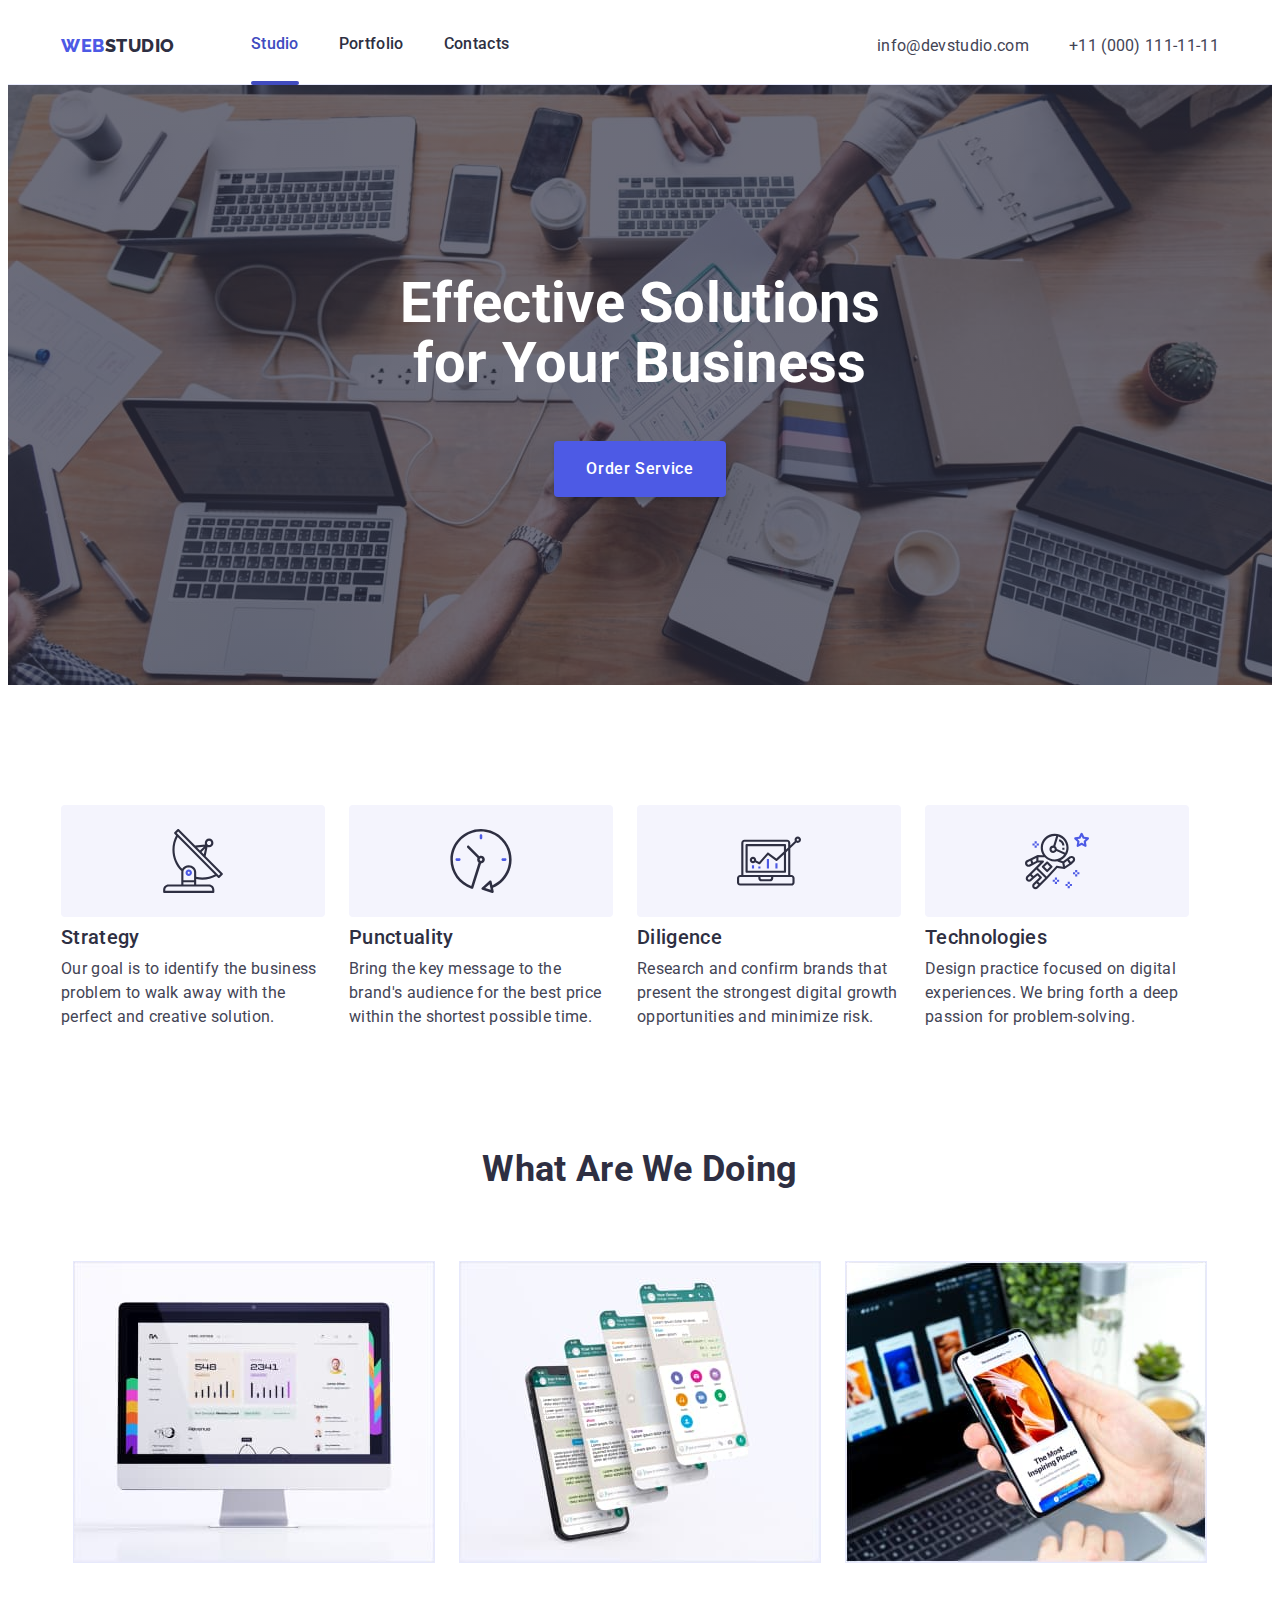
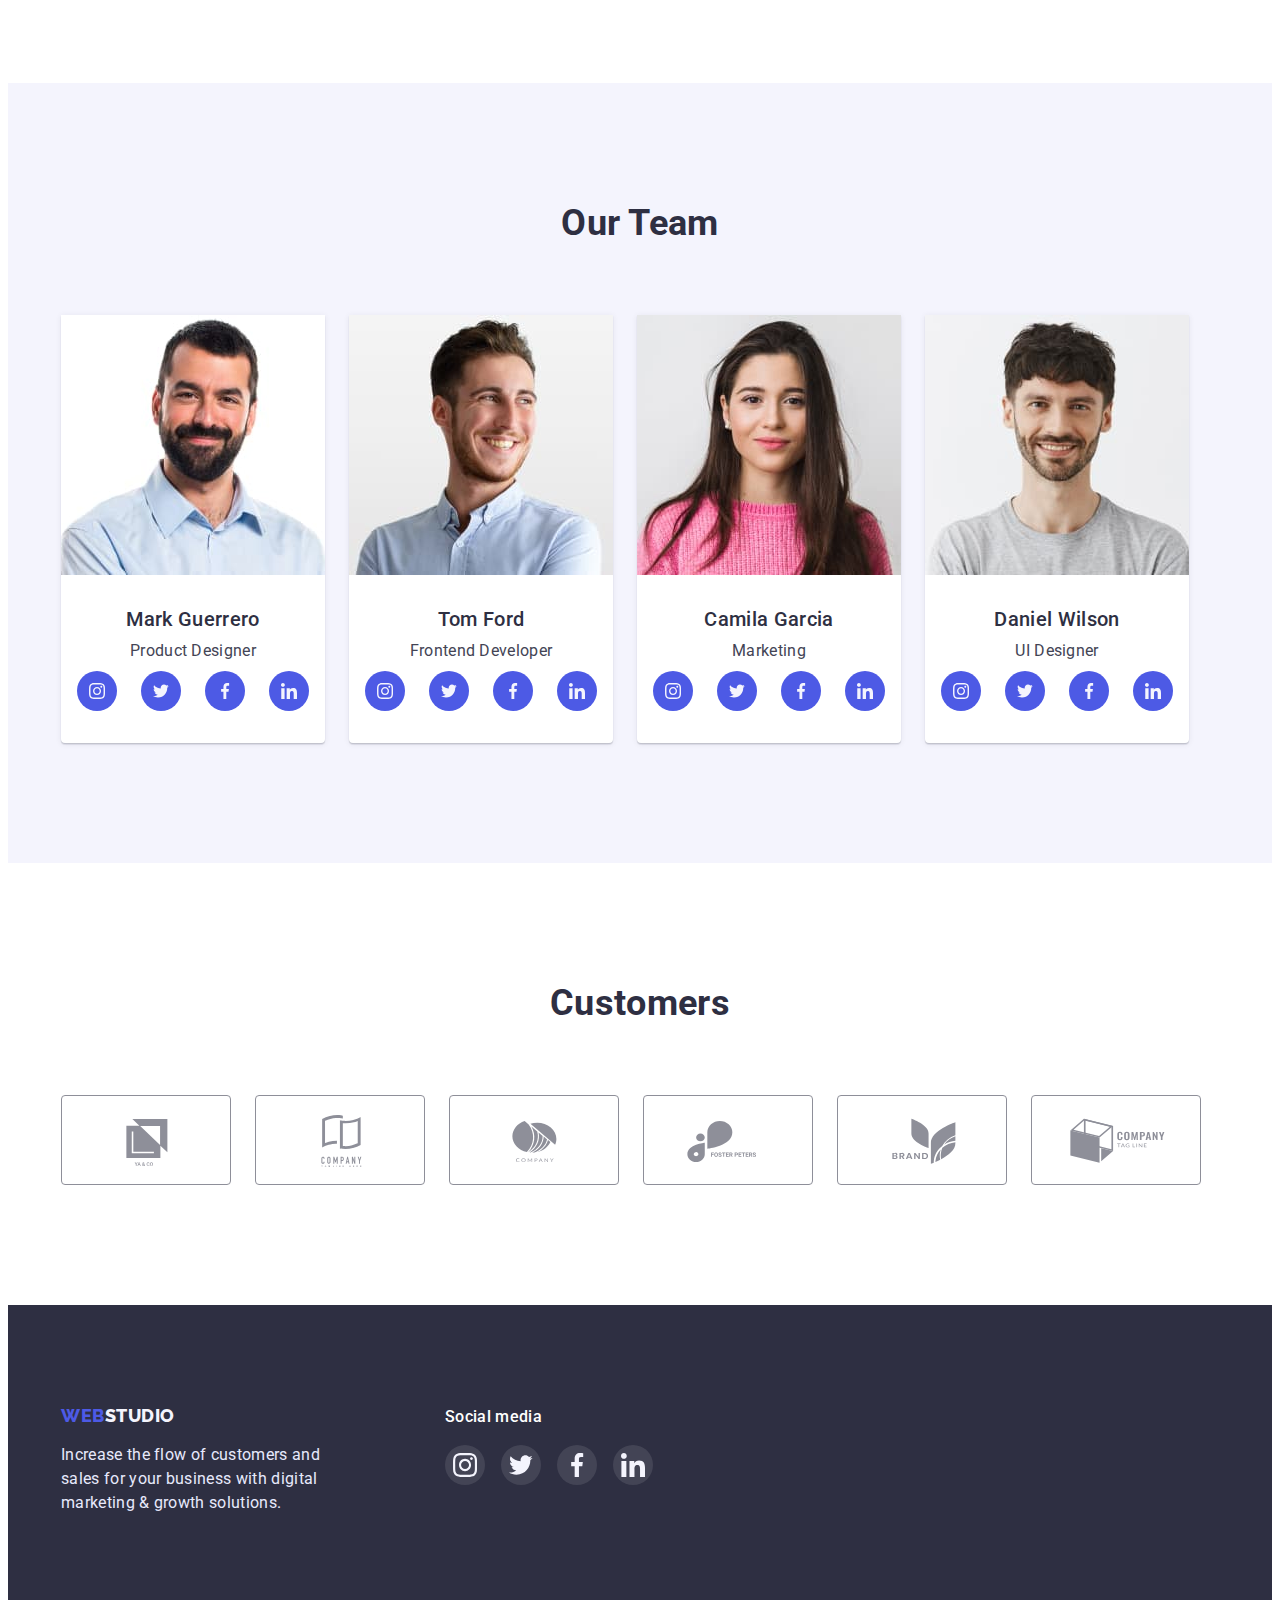
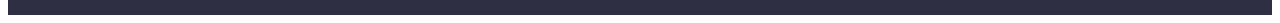
<file: index.html>
<!DOCTYPE html>
<html lang="en">
  <head>
    <meta charset="UTF-8" />
    <meta http-equiv="X-UA-Compatible" content="IE=edge" />
    <meta name="viewport" content="width=device-width, initial-scale=1.0" />
    <title>Web Studio</title>
    <link rel="preconnect" href="https://fonts.googleapis.com" />
    <link rel="preconnect" href="https://fonts.gstatic.com" crossorigin />
    <link
      href="https://fonts.googleapis.com/css2?family=Raleway:wght@800&family=Roboto:wght@400;500;700;900&display=swap"
      rel="stylesheet"
    />
    <link
      rel="stylesheet"
      href="https://cdnjs.cloudflare.com/ajax/libs/modern-normalize/1.1.0/modern-normalize.min.css"
      integrity="sha512-wpPYUAdjBVSE4KJnH1VR1HeZfpl1ub8YT/NKx4PuQ5NmX2tKuGu6U/JRp5y+Y8XG2tV+wKQpNHVUX03MfMFn9Q=="
      crossorigin="anonymous"
      referrerpolicy="no-referrer"
    />
    <link rel="stylesheet" href="./css/styles.css" />
  </head>
  <body>
    <header class="header">
      <div class="container header-container">
        <nav class="header-navigation">
          <a class="header-logo logo" href="./index.html">
            <span class="logo-color">Web</span>Studio
          </a>
          <ul class="header-list">
            <li class="header-item">
              <a class="header-link current-link link" href="./index.html"
                >Studio</a
              >
            </li>
            <li class="header-item">
              <a class="header-link link" href="./portfolio.html">Portfolio</a>
            </li>
            <li class="header-item">
              <a class="header-link link" href="">Contacts</a>
            </li>
          </ul>
        </nav>
        <address class="header-contacts">
          <ul class="contacts-list">
            <li class="contacts-item">
              <a class="header-mail link" href="mailto:info@devstudio.com"
                >info@devstudio.com
              </a>
            </li>
            <li class="contacts-item">
              <a class="header-phone link" href="tel:+11(000)111-11-11"
                >+11 (000) 111-11-11
              </a>
            </li>
          </ul>
        </address>
      </div>
    </header>
    <main>
      <!-- HERO -->
      <section class="hero">
        <div class="container">
          <h1 class="hero-title">Effective Solutions for Your Business</h1>
          <button class="hero-btn btn" type="button" data-modal-open>
            Order Service
          </button>
        </div>
      </section>
      <!-- / HERO -->

      <!-- ABOUT -->
      <section class="section">
        <h2 class="visually-hidden">About</h2>
        <div class="container">
          <ul class="about-list">
            <li class="about-item">
              <div class="icon-wrap">
                <svg class="about-icon" width="64" height="64">
                  <use href="./images/icons.svg#icon-antenna"></use>
                </svg>
              </div>
              <h3 class="about-subtitle subtitle">Strategy</h3>
              <p class="about-text">
                Our goal is to identify the business problem to walk away with
                the perfect and creative solution.
              </p>
            </li>
            <li class="about-item">
              <div class="icon-wrap">
                <svg class="about-icon" width="64" height="64">
                  <use href="./images/icons.svg#icon-clock"></use>
                </svg>
              </div>
              <h3 class="about-subtitle subtitle">Punctuality</h3>
              <p class="about-text">
                Bring the key message to the brand's audience for the best price
                within the shortest possible time.
              </p>
            </li>
            <li class="about-item">
              <div class="icon-wrap">
                <svg class="about-icon" width="64" height="64">
                  <use href="./images/icons.svg#icon-diagram"></use>
                </svg>
              </div>
              <h3 class="about-subtitle subtitle">Diligence</h3>
              <p class="about-text">
                Research and confirm brands that present the strongest digital
                growth opportunities and minimize risk.
              </p>
            </li>
            <li class="about-item">
              <div class="icon-wrap">
                <svg class="about-icon" width="64" height="64">
                  <use href="./images/icons.svg#icon-astronaut"></use>
                </svg>
              </div>
              <h3 class="about-subtitle subtitle">Technologies</h3>
              <p class="about-text">
                Design practice focused on digital experiences. We bring forth a
                deep passion for problem-solving.
              </p>
            </li>
          </ul>
        </div>
      </section>
      <!-- / ABOUT -->

      <!-- WORK -->
      <section class="work section">
        <div class="container">
          <h2 class="title">What are we doing</h2>
          <ul class="work-list">
            <li class="work-item">
              <img
                src="./images/img-1.jpeg"
                alt="PC with open website"
                width="360"
                height="300"
              />
            </li>
            <li class="work-item">
              <img
                src="./images/img-2.jpeg"
                alt="mobile phone with 4 chat screens in the messenger"
                width="360"
                height="300"
              />
            </li>
            <li class="work-item">
              <img
                src="./images/img-3.jpeg"
                alt="laptop with 3 designs of mobile website and hand with mobile phone on which one of site designs is open"
                width="360"
                height="300"
              />
            </li>
          </ul>
        </div>
      </section>
      <!-- / WORK -->

      <!-- TEAM -->
      <section class="team section">
        <div class="container">
          <h2 class="title">Our Team</h2>
          <ul class="team-list">
            <li class="team-item">
              <img
                src="./images/img-team-1.jpeg"
                alt="male portrait team member"
                width="264"
                height="260"
              />
              <div class="team-wrap">
                <h3 class="subtitle">Mark Guerrero</h3>
                <p class="team-text">Product Designer</p>
                <ul class="social-list">
                  <li class="social-item">
                    <a
                      class="social-link"
                      href="#"
                      target="_blank"
                      rel="noreferrer noopener nofollow"
                      aria-label="instagram"
                    >
                      <svg class="social-icon" width="16" height="16">
                        <use href="./images/icons.svg#icon-instagram"></use>
                      </svg>
                    </a>
                  </li>
                  <li class="social-item">
                    <a
                      class="social-link"
                      href="#"
                      target="_blank"
                      rel="noreferrer noopener nofollow"
                      aria-label="twitter"
                    >
                      <svg class="social-icon" width="16" height="16">
                        <use href="./images/icons.svg#icon-twitter"></use>
                      </svg>
                    </a>
                  </li>
                  <li class="social-item">
                    <a
                      class="social-link"
                      href="#"
                      target="_blank"
                      rel="noreferrer noopener nofollow"
                      aria-label="facebook"
                    >
                      <svg class="social-icon" width="16" height="16">
                        <use href="./images/icons.svg#icon-facebook"></use>
                      </svg>
                    </a>
                  </li>
                  <li class="social-item">
                    <a
                      class="social-link"
                      href="#"
                      target="_blank"
                      rel="noreferrer noopener nofollow"
                      aria-label="linkedin"
                    >
                      <svg class="social-icon" width="16" height="16">
                        <use href="./images/icons.svg#icon-linkedin"></use>
                      </svg>
                    </a>
                  </li>
                </ul>
              </div>
            </li>
            <li class="team-item">
              <img
                src="./images/img-team-2.jpeg"
                alt="male portrait team member"
                width="264"
                height="260"
              />
              <div class="team-wrap">
                <h3 class="subtitle">Tom Ford</h3>
                <p class="team-text">Frontend Developer</p>
                <ul class="social-list">
                  <li class="social-item">
                    <a
                      class="social-link"
                      href="#"
                      target="_blank"
                      rel="noreferrer noopener nofollow"
                      aria-label="instagram"
                    >
                      <svg class="social-icon" width="16" height="16">
                        <use href="./images/icons.svg#icon-instagram"></use>
                      </svg>
                    </a>
                  </li>
                  <li class="social-item">
                    <a
                      class="social-link"
                      href="#"
                      target="_blank"
                      rel="noreferrer noopener nofollow"
                      aria-label="twitter"
                    >
                      <svg class="social-icon" width="16" height="16">
                        <use href="./images/icons.svg#icon-twitter"></use>
                      </svg>
                    </a>
                  </li>
                  <li class="social-item">
                    <a
                      class="social-link"
                      href="#"
                      target="_blank"
                      rel="noreferrer noopener nofollow"
                      aria-label="facebook"
                    >
                      <svg class="social-icon" width="16" height="16">
                        <use href="./images/icons.svg#icon-facebook"></use>
                      </svg>
                    </a>
                  </li>
                  <li class="social-item">
                    <a
                      class="social-link"
                      href="#"
                      target="_blank"
                      rel="noreferrer noopener nofollow"
                      aria-label="linkedin"
                    >
                      <svg class="social-icon" width="16" height="16">
                        <use href="./images/icons.svg#icon-linkedin"></use>
                      </svg>
                    </a>
                  </li>
                </ul>
              </div>
            </li>
            <li class="team-item">
              <img
                src="./images/img-team-3.jpeg"
                alt="female portrait team member"
                width="264"
                height="260"
              />
              <div class="team-wrap">
                <h3 class="subtitle">Camila Garcia</h3>
                <p class="team-text">Marketing</p>
                <ul class="social-list">
                  <li class="social-item">
                    <a
                      class="social-link"
                      href="#"
                      target="_blank"
                      rel="noreferrer noopener nofollow"
                      aria-label="instagram"
                    >
                      <svg class="social-icon" width="16" height="16">
                        <use href="./images/icons.svg#icon-instagram"></use>
                      </svg>
                    </a>
                  </li>
                  <li class="social-item">
                    <a
                      class="social-link"
                      href="#"
                      target="_blank"
                      rel="noreferrer noopener nofollow"
                      aria-label="twitter"
                    >
                      <svg class="social-icon" width="16" height="16">
                        <use href="./images/icons.svg#icon-twitter"></use>
                      </svg>
                    </a>
                  </li>
                  <li class="social-item">
                    <a
                      class="social-link"
                      href="#"
                      target="_blank"
                      rel="noreferrer noopener nofollow"
                      aria-label="facebook"
                    >
                      <svg class="social-icon" width="16" height="16">
                        <use href="./images/icons.svg#icon-facebook"></use>
                      </svg>
                    </a>
                  </li>
                  <li class="social-item">
                    <a
                      class="social-link"
                      href="#"
                      target="_blank"
                      rel="noreferrer noopener nofollow"
                      aria-label="linkedin"
                    >
                      <svg class="social-icon" width="16" height="16">
                        <use href="./images/icons.svg#icon-linkedin"></use>
                      </svg>
                    </a>
                  </li>
                </ul>
              </div>
            </li>
            <li class="team-item">
              <img
                src="./images/img-team-4.jpeg"
                alt="male portrait team member"
                width="264"
                height="260"
              />
              <div class="team-wrap">
                <h3 class="subtitle">Daniel Wilson</h3>
                <p class="team-text">UI Designer</p>
                <ul class="social-list">
                  <li class="social-item">
                    <a
                      class="social-link"
                      href="#"
                      target="_blank"
                      rel="noreferrer noopener nofollow"
                      aria-label="instagram"
                    >
                      <svg class="social-icon" width="16" height="16">
                        <use href="./images/icons.svg#icon-instagram"></use>
                      </svg>
                    </a>
                  </li>
                  <li class="social-item">
                    <a
                      class="social-link"
                      href="#"
                      target="_blank"
                      rel="noreferrer noopener nofollow"
                      aria-label="twitter"
                    >
                      <svg class="social-icon" width="16" height="16">
                        <use href="./images/icons.svg#icon-twitter"></use>
                      </svg>
                    </a>
                  </li>
                  <li class="social-item">
                    <a
                      class="social-link"
                      href="#"
                      target="_blank"
                      rel="noreferrer noopener nofollow"
                      aria-label="facebook"
                    >
                      <svg class="social-icon" width="16" height="16">
                        <use href="./images/icons.svg#icon-facebook"></use>
                      </svg>
                    </a>
                  </li>
                  <li class="social-item">
                    <a
                      class="social-link"
                      href="#"
                      target="_blank"
                      rel="noreferrer noopener nofollow"
                      aria-label="linkedin"
                    >
                      <svg class="social-icon" width="16" height="16">
                        <use href="./images/icons.svg#icon-linkedin"></use>
                      </svg>
                    </a>
                  </li>
                </ul>
              </div>
            </li>
          </ul>
        </div>
      </section>
      <!-- / TEAM -->

      <!-- CUSTOMERS -->
      <section class="section">
        <div class="container">
          <h2 class="title">Customers</h2>
          <ul class="customers-list">
            <li class="customers-item">
              <a class="customers-link" href="#">
                <svg class="customers-icon" width="104" height="56">
                  <use href="./images/icons.svg#icon-company-1"></use>
                </svg>
              </a>
            </li>
            <li class="customers-item">
              <a class="customers-link" href="#">
                <svg class="customers-icon" width="104" height="56">
                  <use href="./images/icons.svg#icon-company-2"></use>
                </svg>
              </a>
            </li>
            <li class="customers-item">
              <a class="customers-link" href="#">
                <svg class="customers-icon" width="104" height="56">
                  <use href="./images/icons.svg#icon-company-3"></use>
                </svg>
              </a>
            </li>
            <li class="customers-item">
              <a class="customers-link" href="#">
                <svg class="customers-icon" width="104" height="56">
                  <use href="./images/icons.svg#icon-company-4"></use>
                </svg>
              </a>
            </li>
            <li class="customers-item">
              <a class="customers-link" href="#">
                <svg class="customers-icon" width="104" height="56">
                  <use href="./images/icons.svg#icon-company-5"></use>
                </svg>
              </a>
            </li>
            <li class="customers-item">
              <a class="customers-link" href="#">
                <svg class="customers-icon" width="104" height="56">
                  <use href="./images/icons.svg#icon-company-6"></use>
                </svg>
              </a>
            </li>
          </ul>
        </div>
      </section>
      <!-- / CUSTOMERS -->
    </main>
    <footer class="footer">
      <div class="footer-wrap container">
        <div class="footer-logo-wrap">
          <a class="footer-logo logo" href="./index.html"
            ><span class="logo-color">Web</span>Studio</a
          >
          <p class="footer-text">
            Increase the flow of customers and sales for your business with
            digital marketing & growth solutions.
          </p>
        </div>
        <div class="footer-socials-wrap">
          <p class="footer-socials-title">Social media</p>
          <ul class="social-list">
            <li class="social-item">
              <a
                class="social-link"
                href="#"
                target="_blank"
                rel="noreferrer noopener nofollow"
                aria-label="instagram"
              >
                <svg class="social-icon" width="16" height="16">
                  <use href="./images/icons.svg#icon-instagram"></use>
                </svg>
              </a>
            </li>
            <li class="social-item">
              <a
                class="social-link"
                href="#"
                target="_blank"
                rel="noreferrer noopener nofollow"
                aria-label="twitter"
              >
                <svg class="social-icon" width="16" height="16">
                  <use href="./images/icons.svg#icon-twitter"></use>
                </svg>
              </a>
            </li>
            <li class="social-item">
              <a
                class="social-link"
                href="#"
                target="_blank"
                rel="noreferrer noopener nofollow"
                aria-label="facebook"
              >
                <svg class="social-icon" width="16" height="16">
                  <use href="./images/icons.svg#icon-facebook"></use>
                </svg>
              </a>
            </li>
            <li class="social-item">
              <a
                class="social-link"
                href="#"
                target="_blank"
                rel="noreferrer noopener nofollow"
                aria-label="linkedin"
              >
                <svg class="social-icon" width="16" height="16">
                  <use href="./images/icons.svg#icon-linkedin"></use>
                </svg>
              </a>
            </li>
          </ul>
        </div>
      </div>
    </footer>
    <div class="backdrop is-hidden" data-modal>
      <div class="modal">
        <button type="button" class="modal-close" data-modal-close>
          <svg class="icon-close-modal" width="8" height="8">
            <use href="./images/icons.svg#icon-close-modal"></use>
          </svg>
        </button>
      </div>
    </div>
    <script src="./js/modal.js"></script>
  </body>
</html>
</file>
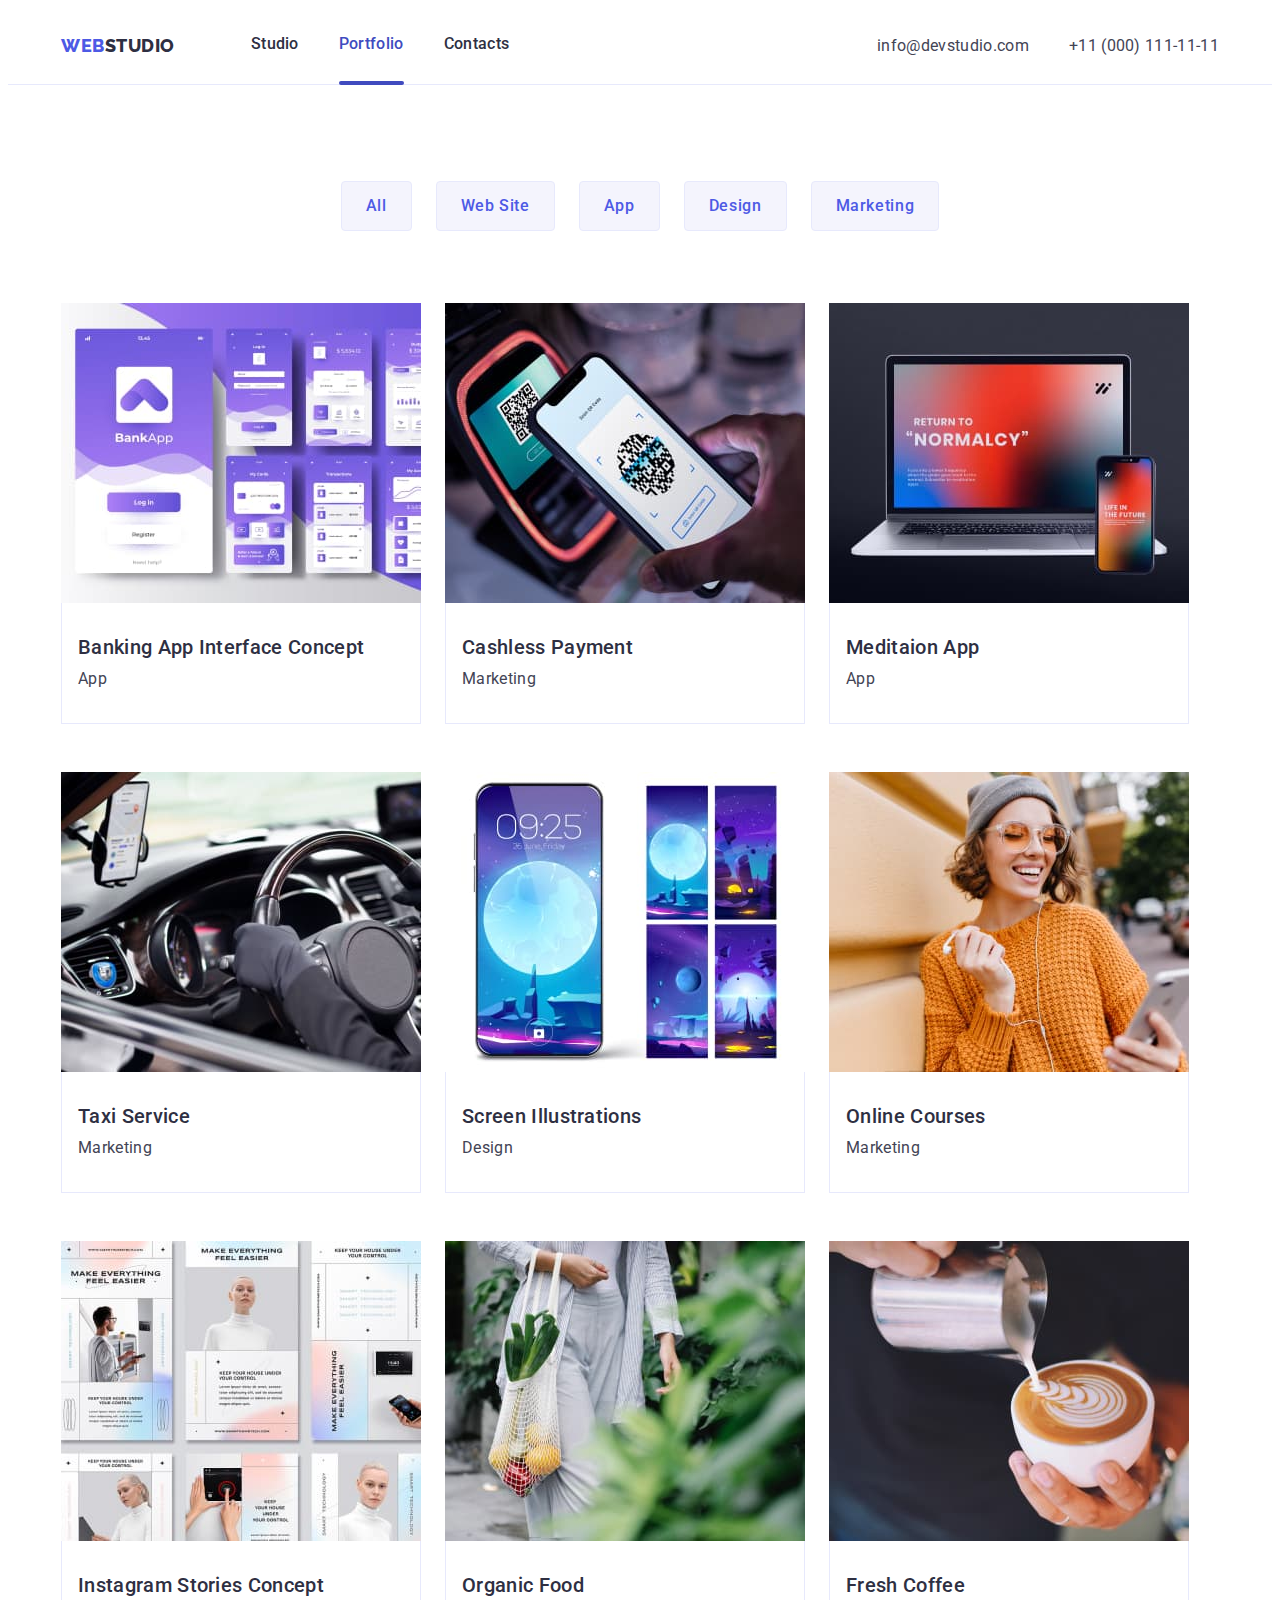
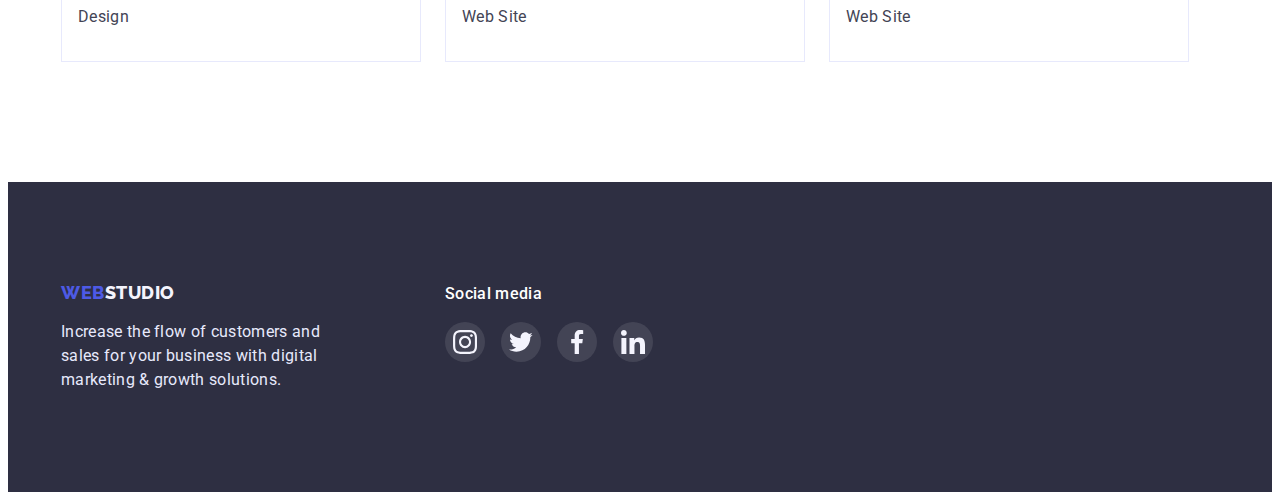
<file: portfolio.html>
<!DOCTYPE html>
<html lang="en">
  <head>
    <meta charset="UTF-8" />
    <meta http-equiv="X-UA-Compatible" content="IE=edge" />
    <meta name="viewport" content="width=device-width, initial-scale=1.0" />
    <title>Web Studio</title>
    <link rel="preconnect" href="https://fonts.googleapis.com" />
    <link rel="preconnect" href="https://fonts.gstatic.com" crossorigin />
    <link
      href="https://fonts.googleapis.com/css2?family=Raleway:wght@800&family=Roboto:wght@400;500;700;900&display=swap"
      rel="stylesheet"
    />
    <link
      rel="stylesheet"
      href="https://cdnjs.cloudflare.com/ajax/libs/modern-normalize/1.1.0/modern-normalize.min.css"
      integrity="sha512-wpPYUAdjBVSE4KJnH1VR1HeZfpl1ub8YT/NKx4PuQ5NmX2tKuGu6U/JRp5y+Y8XG2tV+wKQpNHVUX03MfMFn9Q=="
      crossorigin="anonymous"
      referrerpolicy="no-referrer"
    />
    <link rel="stylesheet" href="./css/styles.css" />
  </head>
  <body>
    <header class="header">
      <div class="container header-container">
        <nav class="header-navigation">
          <a class="header-logo logo" href="./index.html">
            <span class="logo-color">Web</span>Studio
          </a>
          <ul class="header-list">
            <li class="header-item">
              <a class="header-link link" href="./index.html">Studio</a>
            </li>
            <li class="header-item">
              <a class="header-link current-link link" href="./portfolio.html"
                >Portfolio</a
              >
            </li>
            <li class="header-item">
              <a class="header-link link" href="">Contacts</a>
            </li>
          </ul>
        </nav>
        <address class="header-contacts">
          <ul class="contacts-list">
            <li class="contacts-item">
              <a class="header-mail link" href="mailto:info@devstudio.com"
                >info@devstudio.com
              </a>
            </li>
            <li class="contacts-item">
              <a class="header-phone link" href="tel:+11(000)111-11-11"
                >+11 (000) 111-11-11
              </a>
            </li>
          </ul>
        </address>
      </div>
    </header>
    <main>
      <!-- PORTFOLIO -->
      <section class="portfolio section">
        <h1 class="visually-hidden">Portfolio</h1>
        <div class="container">
          <ul class="portfolio-list-buttons">
            <li class="button-item">
              <button class="portfolio-btn btn" type="button">All</button>
            </li>
            <li class="button-item">
              <button class="portfolio-btn btn" type="button">Web Site</button>
            </li>
            <li class="button-item">
              <button class="portfolio-btn btn" type="button">App</button>
            </li>
            <li class="button-item">
              <button class="portfolio-btn btn" type="button">Design</button>
            </li>
            <li class="button-item">
              <button class="portfolio-btn btn" type="button">Marketing</button>
            </li>
          </ul>

          <ul class="portfolio-list-cards">
            <li class="card-item">
              <div class="card-img-wrap">
                <img
                  src="./images/portfolio/portfolio-img-banking.jpeg"
                  alt="Mobile banking app interface"
                  width="360"
                  height="300"
                />
                <p class="card-top-text">
                  14 Stylish and User-Friendly App Design Concepts · Task
                  Manager App · Calorie Tracker App · Exotic Fruit Ecommerce App
                  · Cloud Storage App
                </p>
              </div>
              <div class="card-wrap">
                <h2 class="subtitle">Banking App Interface Concept</h2>
                <p class="card-text">App</p>
              </div>
            </li>
            <li class="card-item">
              <div class="card-img-wrap">
                <img
                  src="./images/portfolio/portfolio-img-casless.jpeg"
                  alt="QR code mobile payment"
                  width="360"
                  height="300"
                />
                <p class="card-top-text">
                  14 Stylish and User-Friendly App Design Concepts · Task
                  Manager App · Calorie Tracker App · Exotic Fruit Ecommerce App
                  · Cloud Storage App
                </p>
              </div>
              <div class="card-wrap">
                <h2 class="subtitle">Cashless Payment</h2>
                <p class="card-text">Marketing</p>
              </div>
            </li>
            <li class="card-item">
              <div class="card-img-wrap">
                <img
                  src="./images/portfolio/portfolio-img-meditaion.jpeg"
                  alt="laptop and mobile phone with app"
                  width="360"
                  height="300"
                />
                <p class="card-top-text">
                  14 Stylish and User-Friendly App Design Concepts · Task
                  Manager App · Calorie Tracker App · Exotic Fruit Ecommerce App
                  · Cloud Storage App
                </p>
              </div>
              <div class="card-wrap">
                <h2 class="subtitle">Meditaion App</h2>
                <p class="card-text">App</p>
              </div>
            </li>
            <li class="card-item">
              <div class="card-img-wrap">
                <img
                  src="./images/portfolio/portfolio-img-taxi.jpeg"
                  alt="Taxi service"
                  width="360"
                  height="300"
                />
                <p class="card-top-text">
                  14 Stylish and User-Friendly App Design Concepts · Task
                  Manager App · Calorie Tracker App · Exotic Fruit Ecommerce App
                  · Cloud Storage App
                </p>
              </div>
              <div class="card-wrap">
                <h2 class="subtitle">Taxi Service</h2>
                <p class="card-text">Marketing</p>
              </div>
            </li>
            <li class="card-item">
              <div class="card-img-wrap">
                <img
                  src="./images/portfolio/portfolio-img-illustrations.jpeg"
                  alt="Moon cell phone screen illustration"
                  width="360"
                  height="300"
                />
                <p class="card-top-text">
                  14 Stylish and User-Friendly App Design Concepts · Task
                  Manager App · Calorie Tracker App · Exotic Fruit Ecommerce App
                  · Cloud Storage App
                </p>
              </div>
              <div class="card-wrap">
                <h2 class="subtitle">Screen Illustrations</h2>
                <p class="card-text">Design</p>
              </div>
            </li>
            <li class="card-item">
              <div class="card-img-wrap">
                <img
                  src="./images/portfolio/portfolio-img-courses.jpeg"
                  alt="Girl in headphones with phone"
                  width="360"
                  height="300"
                />
                <p class="card-top-text">
                  14 Stylish and User-Friendly App Design Concepts · Task
                  Manager App · Calorie Tracker App · Exotic Fruit Ecommerce App
                  · Cloud Storage App
                </p>
              </div>
              <div class="card-wrap">
                <h2 class="subtitle">Online Courses</h2>
                <p class="card-text">Marketing</p>
              </div>
            </li>
            <li class="card-item">
              <div class="card-img-wrap">
                <img
                  src="./images/portfolio/portfolio-img-instagram.jpeg"
                  alt="Instagram stories concept"
                  width="360"
                  height="300"
                />
                <p class="card-top-text">
                  14 Stylish and User-Friendly App Design Concepts · Task
                  Manager App · Calorie Tracker App · Exotic Fruit Ecommerce App
                  · Cloud Storage App
                </p>
              </div>
              <div class="card-wrap">
                <h2 class="subtitle">Instagram Stories Concept</h2>
                <p class="card-text">Design</p>
              </div>
            </li>
            <li class="card-item">
              <div class="card-img-wrap">
                <img
                  src="./images/portfolio/portfolio-img-food.jpeg"
                  alt="Girl with a mesh bag in which organic food"
                  width="360"
                  height="300"
                />
                <p class="card-top-text">
                  14 Stylish and User-Friendly App Design Concepts · Task
                  Manager App · Calorie Tracker App · Exotic Fruit Ecommerce App
                  · Cloud Storage App
                </p>
              </div>
              <div class="card-wrap">
                <h2 class="subtitle">Organic Food</h2>
                <p class="card-text">Web Site</p>
              </div>
            </li>
            <li class="card-item">
              <div class="card-img-wrap">
                <img
                  src="./images/portfolio/portfolio-img-coffee.jpeg"
                  alt="Fresh Coffee"
                  width="360"
                  height="300"
                />
                <p class="card-top-text">
                  14 Stylish and User-Friendly App Design Concepts · Task
                  Manager App · Calorie Tracker App · Exotic Fruit Ecommerce App
                  · Cloud Storage App
                </p>
              </div>
              <div class="card-wrap">
                <h2 class="subtitle">Fresh Coffee</h2>
                <p class="card-text">Web Site</p>
              </div>
            </li>
          </ul>
        </div>
      </section>
    </main>
    <footer class="footer">
      <div class="footer-wrap container">
        <div class="footer-logo-wrap">
          <a class="footer-logo logo" href="./index.html"
            ><span class="logo-color">Web</span>Studio</a
          >
          <p class="footer-text">
            Increase the flow of customers and sales for your business with
            digital marketing & growth solutions.
          </p>
        </div>
        <div class="footer-socials-wrap">
          <p class="footer-socials-title">Social media</p>
          <ul class="social-list">
            <li class="social-item">
              <a
                class="social-link"
                href="#"
                target="_blank"
                rel="noreferrer noopener nofollow"
                aria-label="instagram"
              >
                <svg class="social-icon" width="16" height="16">
                  <use href="./images/icons.svg#icon-instagram"></use>
                </svg>
              </a>
            </li>
            <li class="social-item">
              <a
                class="social-link"
                href="#"
                target="_blank"
                rel="noreferrer noopener nofollow"
                aria-label="twitter"
              >
                <svg class="social-icon" width="16" height="16">
                  <use href="./images/icons.svg#icon-twitter"></use>
                </svg>
              </a>
            </li>
            <li class="social-item">
              <a
                class="social-link"
                href="#"
                target="_blank"
                rel="noreferrer noopener nofollow"
                aria-label="facebook"
              >
                <svg class="social-icon" width="16" height="16">
                  <use href="./images/icons.svg#icon-facebook"></use>
                </svg>
              </a>
            </li>
            <li class="social-item">
              <a
                class="social-link"
                href="#"
                target="_blank"
                rel="noreferrer noopener nofollow"
                aria-label="linkedin"
              >
                <svg class="social-icon" width="16" height="16">
                  <use href="./images/icons.svg#icon-linkedin"></use>
                </svg>
              </a>
            </li>
          </ul>
        </div>
      </div>
    </footer>
  </body>
</html>
</file>
<file: css/styles.css>
/* ========= VARIABLES ========= */

:root {
  /* color */
  --primary-brand-color: #4d5ae5;
  --pressed-state-color: #404bbf;
  --dominant-color: #434455;
  --dark-color: #2e2f42;
  --cloud-color: #f4f4fd;
  --cornflower-color: #e7e9fc;
  --white-element: #ffffff;
  --light-slate: #8e8f99;
  --modal-bg: #fcfcfc;
  --footer-bg-social: #31d0aa;

  /* modal window */
  --back-drop-blue: rgba(46, 47, 66, 0.4);

  /* btn */
  --btn-br: 4px;

  /* gap */
  --light-gap: 16px;
  --item-gap: 24px;
  --nav-gap: 40px;

  /* trnsition */
  --td: 250ms;
  --ttf: cubic-bezier(0.4, 0, 0.2, 1);
}

/* ========= RESET STYLES ========= */

h1,
h2,
h3,
h4,
h5,
h6,
p {
  margin: 0;
}

ul {
  margin: 0;
  padding-left: 0;
  list-style: none;
}

button {
  cursor: pointer;
  border: none;
}

address {
  font-style: normal;
}

img {
  display: block;
}

/* ========= COMMON STYLES ========= */

body {
  font-family: 'Roboto', sans-serif;
  line-height: 1.5;
  color: var(--dominant-color);
  letter-spacing: 0.02em;
}

.container {
  width: 1158px;
  margin: 0 auto;
  padding-right: 15px;
  padding-left: 15px;
}

.section {
  padding-top: 120px;
  padding-bottom: 120px;
}

.logo {
  font-family: 'Raleway', sans-serif;
  font-size: 18px;
  font-weight: 800;
  line-height: calc(24 / 18);
  color: var(--dark-color);
  letter-spacing: 0.03em;
  text-transform: uppercase;
  text-decoration: none;
}

.link {
  text-decoration: none;
  color: var(--dark-color);

  transition-property: color;
  transition-duration: var(--td);
  transition-timing-function: var(--ttf);
}

.link:is(:hover, :focus) {
  color: var(--pressed-state-color);
}

.btn {
  font-family: inherit;
  font-size: inherit;
  font-weight: 500;
  line-height: 1.5;
  letter-spacing: 0.04em;
  color: var(--white-element);

  transition-property: background-color;
  transition-duration: var(--td);
  transition-timing-function: var(--ttf);
}

.btn:is(:hover, :focus, :active) {
  background-color: var(--pressed-state-color);
}

.subtitle {
  margin-bottom: 8px;

  font-weight: 500;
  font-size: 20px;
  line-height: 1.2;
  color: var(--dark-color);
}

.title {
  margin-bottom: 72px;

  font-size: 36px;
  line-height: calc(40 / 36);
  text-align: center;
  text-transform: capitalize;
  color: var(--dark-color);
}

/* ========= HEADER ========= */

.header {
  border-bottom: 1px solid var(--cornflower-color);
}

.header-container {
  display: flex;
  justify-content: space-between;
  align-items: center;
}

.header-navigation {
  display: flex;
  align-items: center;
}

.header-list {
  display: flex;
  gap: var(--nav-gap);
}

.contacts-list {
  display: flex;
  gap: var(--nav-gap);
}

.header-logo {
  margin-right: 76px;
}
.logo-color {
  color: var(--primary-brand-color);
}

.header-item {
  position: relative;
}

.current-link {
  color: var(--pressed-state-color);
}

.current-link::after {
  content: '';
  position: absolute;
  width: 100%;
  height: 4px;
  left: 0;
  bottom: -1px;

  background-color: var(--pressed-state-color);
  border-radius: 2px;
}

.header-link {
  display: block;
  padding-top: 24px;
  padding-bottom: 28px;

  font-weight: 500;
}

.header-mail,
.header-phone {
  padding-top: 24px;
  padding-bottom: 28px;

  color: var(--dominant-color);
}
/* ========= HERO ========= */

.hero {
  max-width: 1440px;
  margin: 0 auto;
  padding-top: 188px;
  padding-bottom: 188px;

  background-image: linear-gradient(
      rgba(46, 47, 66, 0.7),
      rgba(46, 47, 66, 0.7)
    ),
    url('../images/hero-image.jpeg');
  background-repeat: no-repeat;
  background-position: center;
  background-size: auto, cover;
}

.hero-title {
  max-width: 494px;
  margin: 0 auto;
  margin-bottom: 48px;

  font-size: 56px;
  line-height: calc(60 / 56);
  text-align: center;
  color: var(--white-element);
}

.hero-btn {
  display: block;
  margin: 0 auto;
  padding: 16px 32px;

  background-color: var(--primary-brand-color);
  box-shadow: 0px 4px 4px rgba(0, 0, 0, 0.15);
  border-radius: var(--btn-br);
}
/* ========= ABOUT ========= */

.about-list {
  display: flex;
  gap: var(--item-gap);
}

.about-item {
  max-width: 264px;
}

.about-subtitle {
  margin-bottom: 8px;
}

.icon-wrap {
  display: flex;
  justify-content: center;
  align-items: center;
  margin-bottom: 8px;
  padding-top: 24px;
  padding-bottom: 24px;

  border-radius: 4px;
  background-color: var(--cloud-color);
}

/* ========= WORK ========= */
.work {
  padding-top: 0;
}

.work-list {
  display: flex;
  gap: var(--item-gap);
  justify-content: center;
}

.work-item {
  border: 1px solid var(--cornflower-color);
}

/* ========= TEAM ========= */

.team {
  background-color: var(--cloud-color);
}

.team-list {
  display: flex;
  gap: var(--item-gap);
}

.team-item {
  background-color: var(--white-element);
  border-bottom-right-radius: 4px;
  border-bottom-left-radius: 4px;
  box-shadow: 0px 1px 6px rgba(46, 47, 66, 0.08),
    0px 1px 1px rgba(46, 47, 66, 0.16), 0px 2px 1px rgba(46, 47, 66, 0.08);
}

.team-wrap {
  padding: 32px 16px;
  text-align: center;
}

.team-text {
  margin: 8px;
}

/* ========= SOCIAL-ICON ========= */

.social-list {
  display: flex;
  gap: var(--item-gap);
}

.social-link {
  width: 40px;
  height: 40px;
  display: flex;
  justify-content: center;
  align-items: center;

  background-color: var(--primary-brand-color);
  border-radius: 50%;

  transition-property: background-color;
  transition-duration: var(--td);
  transition-timing-function: var(--ttf);
}

.social-link:is(:hover, :focus) {
  background-color: var(--pressed-state-color);
}

.social-icon {
  fill: var(--cloud-color);
}

/* ========= CUSTOMERS ========= */

.customers-list {
  display: flex;
  gap: var(--item-gap);
}
.customers-link {
  width: 168px;
  height: 88px;
  display: flex;
  justify-content: center;
  align-items: center;

  border: 1px solid var(--light-slate);
  border-radius: 4px;

  transition-property: border-color;
  transition-duration: var(--td);
  transition-timing-function: var(--ttf);
}

.customers-link:is(:hover, :focus) {
  border-color: var(--pressed-state-color);
}

.customers-icon {
  fill: var(--light-slate);

  transition-property: fill;
  transition-duration: var(--td);
  transition-timing-function: var(--ttf);
}

.customers-link:is(:hover, :focus) .customers-icon {
  fill: var(--pressed-state-color);
}

/* ========= PORTFOLIO ========= */

.portfolio {
  padding-top: 96px;
}
/* class for h1 title */
.visually-hidden {
  position: absolute;
  width: 1px;
  height: 1px;
  margin: -1px;
  border: 0;
  padding: 0;

  white-space: nowrap;
  clip: rect(0 0 0 0);
  clip-path: inset(50%);
  overflow: hidden;
}

.portfolio-list-buttons {
  display: flex;
  flex-wrap: wrap;
  justify-content: center;
  gap: var(--item-gap);
  margin-bottom: 72px;
}

.portfolio-btn {
  padding: 12px 24px;

  color: var(--primary-brand-color);

  background-color: var(--cloud-color);
  border: 1px solid var(--cornflower-color);
  border-radius: var(--btn-br);

  transition-property: color, box-shadow, background-color;
  transition-duration: var(--td);
  transition-timing-function: var(--ttf);
}

.portfolio-btn:is(:hover, :focus, :active) {
  color: var(--white-element);
  box-shadow: 0px 3px 1px rgba(0, 0, 0, 0.1), 0px 2px 1px rgba(0, 0, 0, 0.08),
    0px 2px 2px rgba(0, 0, 0, 0.12);
  background-color: var(--pressed-state-color);
}

.portfolio-list-cards {
  display: flex;
  flex-wrap: wrap;
  column-gap: var(--item-gap);
  row-gap: calc(var(--item-gap) * 2);
}

.card-item {
  transition-property: box-shadow;
  transition-duration: var(--td);
  transition-timing-function: var(--ttf);
}

.card-item:hover {
  box-shadow: 0px 1px 6px rgba(46, 47, 66, 0.08),
    0px 1px 1px rgba(46, 47, 66, 0.16), 0px 2px 1px rgba(46, 47, 66, 0.08);
}

.card-img-wrap {
  position: relative;
  overflow: hidden;
}

.card-top-text {
  position: absolute;
  top: 0;
  overflow: auto;

  height: 100%;
  padding: 40px 32px;

  color: var(--cloud-color);
  background-color: var(--primary-brand-color);

  transform: translateY(100%);
  transition-property: transform;
  transition-duration: var(--td);
  transition-timing-function: var(--ttf);
}

.card-item:hover .card-top-text {
  transform: translateY(0);
}

.card-wrap {
  padding: 32px 16px;

  border: 1px solid var(--cornflower-color);
  border-top: none;
}

/* ========= FOOTER ========= */

.footer {
  padding-top: 100px;
  padding-bottom: 100px;

  background-color: var(--dark-color);
}

.footer-logo-wrap {
  margin-right: 120px;
}

.footer-logo {
  display: block;
  margin-bottom: 16px;

  line-height: calc(22 / 18);
  color: var(--cloud-color);
}
.footer-text {
  width: 264px;
  color: var(--cornflower-color);
}

.footer-wrap {
  display: flex;
}

.footer-socials-title {
  margin-bottom: 16px;

  font-weight: 500;
  color: var(--white-element);
}

.footer-socials-wrap .social-list {
  gap: var(--light-gap);
}

.footer-socials-wrap .social-link {
  background-color: rgba(255, 255, 255, 0.1);
}

.footer-socials-wrap .social-link:is(:hover, :focus) {
  background-color: var(--footer-bg-social);
}

.footer-socials-wrap .social-icon {
  width: 24px;
  height: 24px;
}

/* ========= MODAL WINDOW ========= */

.backdrop {
  position: fixed;
  top: 0;

  width: 100%;
  height: 100%;

  background-color: rgba(46, 47, 66, 0.4);

  transition-property: opacity, visibility;
  transition-duration: var(--td);
  transition-timing-function: var(--ttf);
}

.is-hidden {
  opacity: 0;
  visibility: hidden;
  pointer-events: none;
}

.modal {
  position: absolute;
  top: 50%;
  left: 50%;

  width: 408px;
  min-height: 576px;
  padding: 24px 24px;

  background-color: var(--modal-bg);
  box-shadow: 0px 1px 1px rgba(0, 0, 0, 0.14), 0px 1px 3px rgba(0, 0, 0, 0.12),
    0px 2px 1px rgba(0, 0, 0, 0.2);
  border-radius: 4px;

  transform: translate(-50%, -50%) scale(1);
  transition-property: transform;
  transition-duration: var(--td);
  transition-timing-function: var(--ttf);
}

.backdrop.is-hidden .modal {
  transform: translate(-100%, -50%) scaleX(0);
}

.modal-close {
  display: flex;
  justify-content: center;
  align-items: center;
  width: 24px;
  height: 24px;
  margin-left: auto;

  background-color: var(--cornflower-color);
  border: 1px solid rgba(0, 0, 0, 0.1);
  border-radius: 50%;

  transition-property: background-color;
  transition-duration: var(--td);
  transition-timing-function: var(--ttf);
}

.modal-close:is(:hover, :focus, :active) {
  background-color: var(--pressed-state-color);
}

.icon-close-modal {
  transition-property: fill;
  transition-duration: var(--td);
  transition-timing-function: var(--ttf);
}

.modal-close:is(:hover, :focus, :active) .icon-close-modal {
  fill: var(--white-element);
}
</file>
